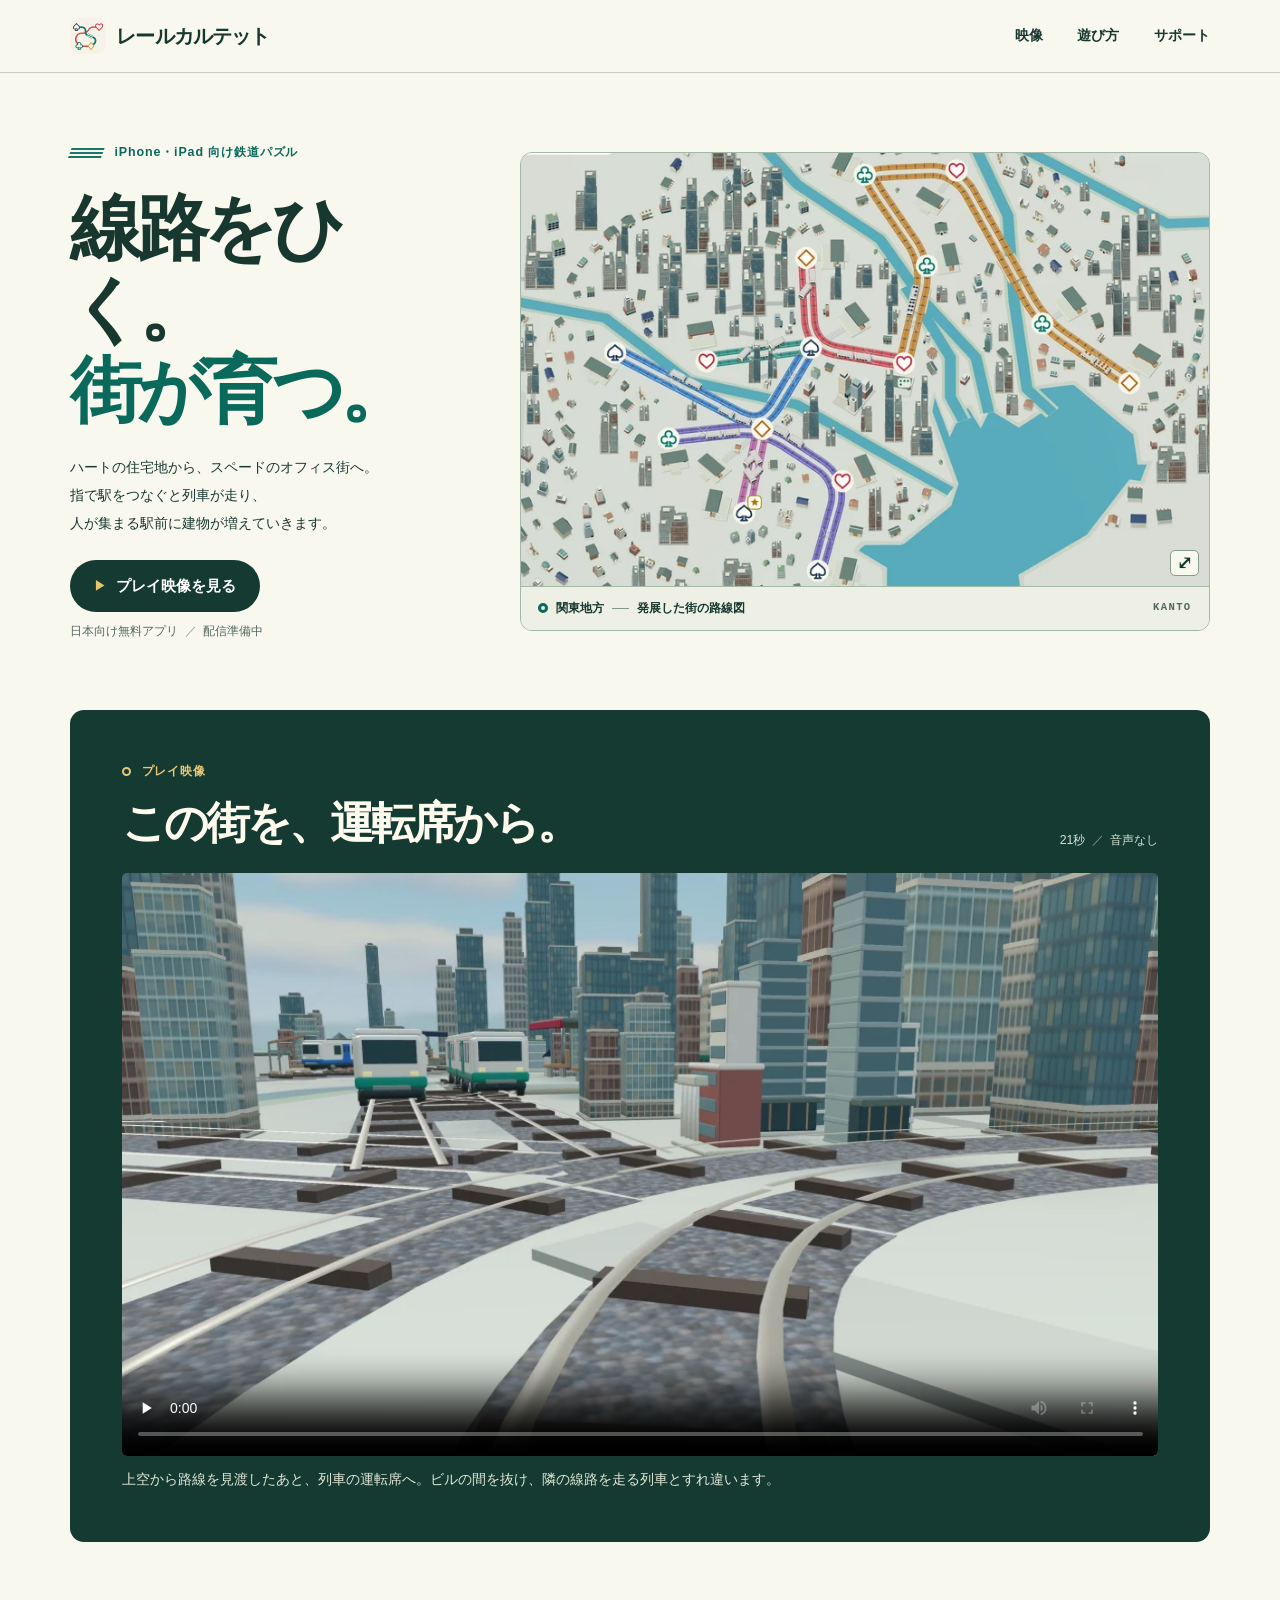
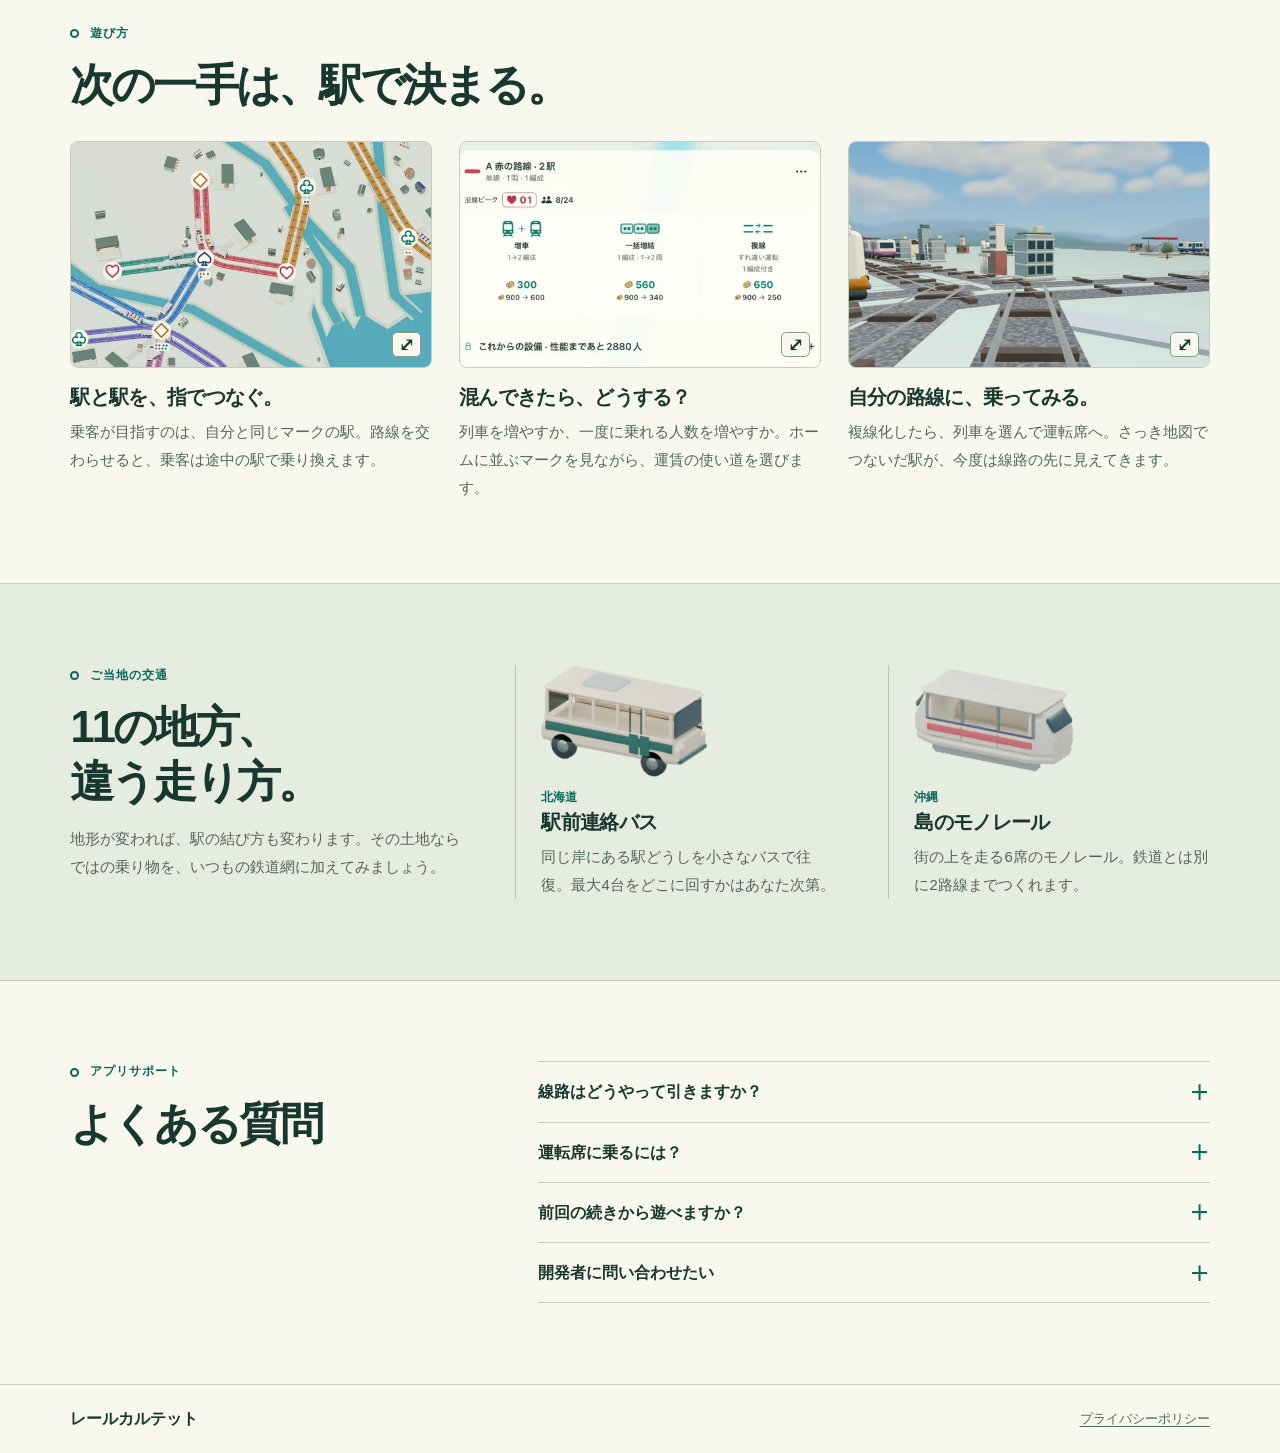
<file: index.html>
<!doctype html>
<html lang="ja">
<head>
  <meta charset="utf-8">
  <meta name="viewport" content="width=device-width, initial-scale=1">
  <meta name="theme-color" content="#f9f8ef">
  <title>レールカルテット｜街が育つ鉄道パズル</title>
  <meta name="description" content="4つのマークの駅を結んで、日本の11地方に自分の鉄道網を育てよう。iPhone・iPad向け鉄道パズル「レールカルテット」のゲーム画面、プレイ映像、遊び方をご紹介。">
  <meta property="og:title" content="レールカルテット｜街が育つ鉄道パズル">
  <meta property="og:description" content="指で駅を結んだら、運転席に乗って自分の街へ。実際のプレイ映像とスクリーンショットで紹介します。">
  <meta property="og:type" content="website">
  <meta property="og:locale" content="ja_JP">
  <meta property="og:image" content="https://serpentern.github.io/rail-quartet-site/media/city-1500.webp">
  <link rel="icon" href="icon.png">
  <link rel="stylesheet" href="home.css">
</head>
<body>
  <a class="skip" href="#main">本文へ移動</a>
  <header class="mast">
    <div class="wrap mast-inner">
      <a class="brand" href="./" aria-label="レールカルテット ホーム"><img src="icon.png" alt="" width="40" height="40"><span>レールカルテット</span></a>
      <nav aria-label="メインメニュー"><a href="#film">映像</a><a href="#play">遊び方</a><a href="#support">サポート</a></nav>
    </div>
  </header>
  <main id="main">
    <section class="wrap hero" aria-labelledby="hero-title">
      <div class="hero-copy">
        <p class="category"><span class="tracks" aria-hidden="true"></span>iPhone・iPad 向け鉄道パズル</p>
        <h1 id="hero-title">線路をひく。<br><em>街が育つ。</em></h1>
        <p class="lede">ハートの住宅地から、スペードのオフィス街へ。<br class="wide">指で駅をつなぐと列車が走り、<br class="wide">人が集まる駅前に建物が増えていきます。</p>
        <a class="button" href="#film"><span aria-hidden="true">▶</span> プレイ映像を見る</a>
        <p class="availability">日本向け無料アプリ <span aria-hidden="true">／</span> 配信準備中</p>
      </div>
      <figure class="map-plate">
        <a class="picture-link" href="media/network.webp" aria-label="関東の路線図のゲーム画面を拡大">
          <img class="hero-map" src="media/city-1500.webp" srcset="media/city-760.webp 760w, media/city-1500.webp 1500w" sizes="(max-width: 760px) 95vw, (max-width: 1300px) 57vw, 715px" width="1500" height="944" fetchpriority="high" alt="関東の湾岸に広がる市街地。川を渡る六色の路線が記号の駅を結ぶ">
          <span class="expand" aria-hidden="true">⤢</span>
        </a>
        <figcaption><span><i class="map-dot" aria-hidden="true"></i>関東地方<span class="caption-rule" aria-hidden="true"></span>発展した街の路線図</span><span class="en" lang="en">KANTO</span></figcaption>
      </figure>
    </section>
    <section class="wrap movie" id="film" aria-labelledby="film-title">
      <div class="movie-head">
        <div><p class="kicker"><i aria-hidden="true"></i> プレイ映像</p><h2 id="film-title">この街を、運転席から。</h2></div>
        <p class="duration">21秒 <span aria-hidden="true">／</span> 音声なし</p>
      </div>
      <figure>
        <video controls playsinline preload="none" poster="media/film.webp" width="1024" height="576" aria-label="関東の街を走るレールカルテットのプレイ映像" aria-describedby="film-caption">
          <source src="media/rail-quartet.mp4" type="video/mp4">
          <a href="media/rail-quartet.mp4">プレイ映像を開く（MP4）</a>
        </video>
        <figcaption id="film-caption">上空から路線を見渡したあと、列車の運転席へ。ビルの間を抜け、隣の線路を走る列車とすれ違います。</figcaption>
      </figure>
    </section>
    <section class="wrap section" id="play" aria-labelledby="play-title">
      <p class="kicker"><i aria-hidden="true"></i> 遊び方</p>
      <h2 id="play-title">次の一手は、駅で決まる。</h2>
      <div class="gallery">
        <figure>
          <a class="picture-link" href="media/first-lines.webp" aria-label="駅をつないだゲーム画面を拡大"><img src="media/first-lines-detail.webp" loading="lazy" width="618" height="440" alt="中央の乗換駅から住宅地やオフィス街へ延びる色分けされた線路"><span class="expand" aria-hidden="true">⤢</span></a>
          <figcaption><h3>駅と駅を、指でつなぐ。</h3><p>乗客が目指すのは、自分と同じマークの駅。路線を交わらせると、乗客は途中の駅で乗り換えます。</p></figcaption>
        </figure>
        <figure>
          <a class="picture-link" href="media/upgrades.webp" aria-label="路線の増強画面を拡大"><img src="media/upgrades-detail.webp" loading="lazy" width="592" height="333" alt="赤い路線の設備画面。増発、増結、複線化の費用を比べられる"><span class="expand" aria-hidden="true">⤢</span></a>
          <figcaption><h3>混んできたら、どうする？</h3><p>列車を増やすか、一度に乗れる人数を増やすか。ホームに並ぶマークを見ながら、運賃の使い道を選びます。</p></figcaption>
        </figure>
        <figure>
          <a class="picture-link" href="media/cab.webp" aria-label="運転席から見たゲーム画面を拡大"><img src="media/cab-detail.webp" loading="lazy" width="660" height="371" alt="運転席から見たレールと駅。隣の線路にも列車が走る"><span class="expand" aria-hidden="true">⤢</span></a>
          <figcaption><h3>自分の路線に、乗ってみる。</h3><p>複線化したら、列車を選んで運転席へ。さっき地図でつないだ駅が、今度は線路の先に見えてきます。</p></figcaption>
        </figure>
      </div>
    </section>
    <section class="regions" aria-labelledby="region-title">
      <div class="wrap region-layout">
        <div><p class="kicker"><i aria-hidden="true"></i> ご当地の交通</p><h2 id="region-title">11の地方、<br>違う走り方。</h2><p class="region-intro">地形が変われば、駅の結び方も変わります。その土地ならではの乗り物を、いつもの鉄道網に加えてみましょう。</p></div>
        <article class="vehicle"><div class="model"><img src="media/hokkaido.webp" width="242" height="164" loading="lazy" alt="白い車体に緑の帯が入った連絡バス"></div><p>北海道</p><h3>駅前連絡バス</h3><p>同じ岸にある駅どうしを小さなバスで往復。最大4台をどこに回すかはあなた次第。</p></article>
        <article class="vehicle"><div class="model"><img src="media/okinawa.webp" width="160" height="103" loading="lazy" alt="赤い帯を巻いた銀色のモノレール車両"></div><p>沖縄</p><h3>島のモノレール</h3><p>街の上を走る6席のモノレール。鉄道とは別に2路線までつくれます。</p></article>
      </div>
    </section>
    <section class="wrap section support" id="support" aria-labelledby="support-title">
      <div><p class="kicker"><i aria-hidden="true"></i> アプリサポート</p><h2 id="support-title">よくある質問</h2></div>
      <div class="answers">
        <details><summary>線路はどうやって引きますか？</summary><p>地図上で出発駅に指を置き、そのまま別の駅まで動かして離します。列車は自動で走り始めます。</p></details>
        <details><summary>運転席に乗るには？</summary><p>「増強」で路線を複線化し、走っている列車を選んで「運転席へ」を押してください。左上のミニマップから地図に戻れます。</p></details>
        <details><summary>前回の続きから遊べますか？</summary><p>運行は端末に自動保存されます。タイトル画面の「続きから」を選んでください。アプリを削除すると、端末内の保存データも消去されます。</p></details>
        <details><summary>開発者に問い合わせたい</summary><p>メールに「レールカルテット」、お使いの機種、状況がわかる画面や操作を書いてお送りください。<br><a href="mailto:serpenternapp@gmail.com">serpenternapp@gmail.com</a></p></details>
      </div>
    </section>
  </main>
  <footer><div class="wrap foot"><span>レールカルテット</span><a href="privacy.html">プライバシーポリシー</a></div></footer>
</body>
</html>
</file>
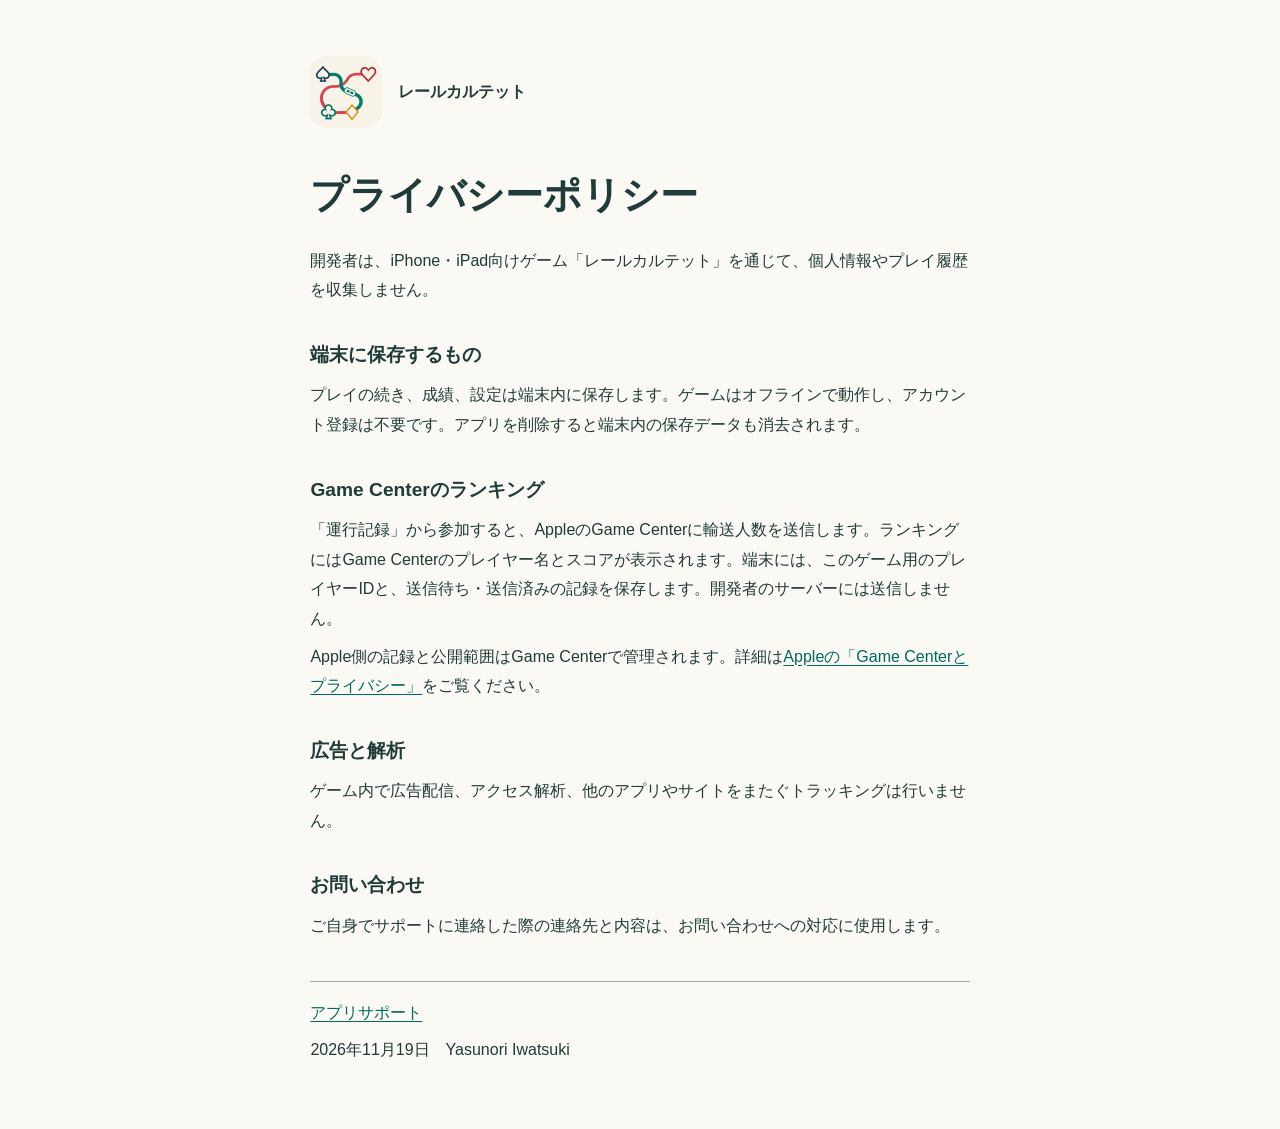
<file: privacy.html>
<!doctype html>
<html lang="ja">
<meta charset="utf-8">
<meta name="viewport" content="width=device-width, initial-scale=1">
<title>レールカルテット｜プライバシーポリシー</title>
<link rel="stylesheet" href="style.css">
<main>
  <header><img src="icon.png" width="72" height="72" alt=""><p>レールカルテット</p></header>
  <h1>プライバシーポリシー</h1>
  <p>開発者は、iPhone・iPad向けゲーム「レールカルテット」を通じて、個人情報やプレイ履歴を収集しません。</p>
  <h2>端末に保存するもの</h2>
  <p>プレイの続き、成績、設定は端末内に保存します。ゲームはオフラインで動作し、アカウント登録は不要です。アプリを削除すると端末内の保存データも消去されます。</p>
  <h2>Game Centerのランキング</h2>
  <p>「運行記録」から参加すると、AppleのGame Centerに輸送人数を送信します。ランキングにはGame Centerのプレイヤー名とスコアが表示されます。端末には、このゲーム用のプレイヤーIDと、送信待ち・送信済みの記録を保存します。開発者のサーバーには送信しません。</p>
  <p>Apple側の記録と公開範囲はGame Centerで管理されます。詳細は<a href="https://www.apple.com/jp/legal/privacy/data/ja/game-center/">Appleの「Game Centerとプライバシー」</a>をご覧ください。</p>
  <h2>広告と解析</h2>
  <p>ゲーム内で広告配信、アクセス解析、他のアプリやサイトをまたぐトラッキングは行いません。</p>
  <h2>お問い合わせ</h2>
  <p>ご自身でサポートに連絡した際の連絡先と内容は、お問い合わせへの対応に使用します。</p>
  <footer><a href="./#support">アプリサポート</a><p>2026年11月19日　Yasunori Iwatsuki</p></footer>
</main>
</html>
</file>
<file: home.css>
:root {
  color-scheme: light;
  --paper: #f9f8ef;
  --ink: #18372f;
  --teal: #09695b;
  --muted: #52675e;
  --line: #c5cdbf;
  --dark: #153a32;
  --side: clamp(20px, 5.5vw, 86px);
  font-family: "Hiragino Sans", "Hiragino Kaku Gothic ProN", "Yu Gothic", Meiryo, sans-serif;
  color: var(--ink);
  background: var(--paper);
  -webkit-text-size-adjust: 100%;
}
* { box-sizing: border-box; }
body, h1, h2, h3, p, figure { margin: 0; }
body { line-height: 1.7; }
a { color: inherit; text-underline-offset: .22em; }
a:focus-visible, summary:focus-visible, video:focus-visible { outline: 3px solid #d48316; outline-offset: 3px; }
img { display: block; max-width: 100%; }
.wrap { width: min(calc(100% - var(--side) * 2), 1280px); margin-inline: auto; }
.skip { position: absolute; z-index: 4; top: 4px; left: var(--side); padding: 8px 16px; color: white; background: var(--dark); transform: translateY(-140%); }
.skip:focus { transform: none; }
.mast { border-bottom: 1px solid var(--line); }
.mast-inner, .brand, nav, .foot { display: flex; align-items: center; }
.mast-inner, .foot { justify-content: space-between; }
.mast-inner { min-height: 72px; gap: 12px; }
.brand, nav a { text-decoration: none; }
.brand { gap: 10px; font-size: clamp(15px, 1.6vw, 22px); font-weight: 850; letter-spacing: -.045em; }
.brand img { width: 36px; height: 36px; border-radius: 9px; }
nav { gap: clamp(16px, 2.7vw, 44px); }
nav a { padding-block: 10px; font-size: .86rem; font-weight: 700; }
nav a:hover, .foot a:hover { color: var(--teal); text-decoration: underline; }
.hero { display: grid; grid-template-columns: minmax(0, .81fr) minmax(0, 1.4fr); align-items: center; gap: clamp(20px, 4vw, 64px); padding-block: clamp(38px, 5.4vw, 88px); }
.category, .kicker { display: flex; align-items: center; gap: 11px; font-size: .78rem; font-weight: 750; letter-spacing: .07em; color: var(--teal); }
.tracks { display: block; width: 33px; height: 11px; background: repeating-linear-gradient(0deg, #197669 0 2px, transparent 2px 4px); transform: skewX(-20deg); }
h1 { font-size: clamp(49px, 5.6vw, 87px); font-weight: 900; letter-spacing: -.078em; line-height: 1.13; margin: .35em 0 .3em; }
h1 em { color: var(--teal); font-style: normal; }
.lede { font-size: clamp(.9rem, 1.1vw, 1.05rem); line-height: 1.95; font-weight: 500; }
.button { display: inline-flex; align-items: center; justify-content: center; gap: 10px; margin-top: 23px; border-radius: 50px; padding: 13px 24px; background: var(--dark); color: white; text-decoration: none; font-size: .94rem; font-weight: 700; }
.button span { color: #e6c470; font-size: .8em; }
.button:hover { background: var(--teal); }
.availability { margin-top: 9px; color: var(--muted); font-size: .74rem; }
.availability span, .duration span { opacity: .65; padding-inline: .25em; }
.map-plate { background: #e1e6d9; border: 1px solid #a4b8a9; border-radius: 12px; overflow: hidden; }
.picture-link { position: relative; display: block; overflow: hidden; background: #e2e4d8; }
.picture-link:focus-visible { outline-offset: -4px; z-index: 1; }
.picture-link img { width: 100%; height: auto; }
.expand { position: absolute; right: 10px; bottom: 10px; padding: 1px 6px; color: var(--ink); border: 1px solid #879d8b; border-radius: 5px; font: 700 18px/1.2 system-ui, sans-serif; background: #f9f8ef; }
.picture-link:hover .expand { color: white; background: var(--dark); }
.map-plate figcaption { display: flex; align-items: center; justify-content: space-between; padding: 11px 17px; background: #eef0e5; border-top: 1px solid #a6b9a8; font-size: .77rem; font-weight: 700; }
.map-plate figcaption > span:first-child { display: flex; align-items: center; gap: 8px; }
.map-dot { width: 10px; height: 10px; border: 3px solid var(--teal); border-radius: 50%; }
.caption-rule { width: 17px; height: 1px; background: #83978a; }
.en { font: 700 .66rem/1.5 ui-monospace, monospace; letter-spacing: .13em; color: var(--muted); }
.movie { background: var(--dark); color: #fffcef; border-radius: 14px; padding: clamp(22px, 4vw, 58px); }
.movie-head { display: flex; align-items: end; justify-content: space-between; gap: 18px; margin-bottom: 22px; }
.kicker i { display: block; height: 9px; width: 9px; border: 2px solid currentColor; border-radius: 50%; }
.movie .kicker { color: #e9c776; }
h2 { font-size: clamp(27px, 3.4vw, 50px); letter-spacing: -.068em; font-weight: 820; line-height: 1.25; margin-top: .32em; }
.duration { flex-shrink: 0; font-size: .77rem; color: #d6e1d3; }
video { display: block; width: 100%; height: auto; aspect-ratio: 16/9; background: #102a25; border-radius: 5px; }
.movie figcaption { margin-top: 12px; color: #e2e8d9; font-size: .85rem; }
.section, .region-layout { padding-block: clamp(48px, 6.3vw, 98px); }
.gallery { display: grid; grid-template-columns: repeat(3,minmax(0,1fr)); gap: clamp(18px, 2.1vw, 35px); margin-top: 29px; }
.gallery .picture-link { border-radius: 8px; border: 1px solid var(--line); }
.gallery img { height: auto; aspect-ratio: 16/10; object-fit: cover; }
.gallery figcaption { padding-top: 15px; }
h3 { font-size: clamp(1.04rem, 1.55vw, 1.45rem); line-height: 1.45; letter-spacing: -.035em; }
.gallery p, .vehicle p:last-child, .region-intro, .answers p { color: var(--muted); font-size: .93rem; line-height: 1.9; }
.gallery p, .vehicle p:last-child { margin-top: 6px; }
.regions { background: #e6ecdf; border-block: 1px solid var(--line); }
.region-layout { display: grid; grid-template-columns: 1.1fr .9fr .9fr; gap: clamp(20px, 4vw, 64px); align-items: start; }
.region-intro { margin-top: 16px; max-width: 30em; }
.vehicle { border-left: 1px solid #b6c5b3; padding-left: clamp(16px, 2vw, 34px); }
.model { display: flex; align-items: center; height: 112px; margin-bottom: 10px; }
.model img { width: auto; max-width: 100%; height: auto; max-height: 100%; }
.vehicle > p:first-of-type { font-size: .77rem; font-weight: 750; color: var(--teal); }
.support { display: grid; grid-template-columns: 1fr 1.55fr; gap: 35px; }
.answers { border-top: 1px solid var(--line); }
details { border-bottom: 1px solid var(--line); }
summary { cursor: pointer; display: flex; gap: 16px; justify-content: space-between; align-items: center; padding-block: 16px; font-weight: 700; list-style: none; }
summary::-webkit-details-marker { display: none; }
summary::after { content: "+"; font: 24px/1 system-ui, sans-serif; color: var(--teal); }
details[open] summary::after { content: "−"; }
.answers p { margin-bottom: 18px; }
.answers a { color: var(--teal); overflow-wrap: anywhere; }
footer { border-top: 1px solid var(--line); }
.foot { min-height: 68px; gap: 12px; }
.foot span { font-weight: 800; }
.foot a { color: var(--muted); font-size: .82rem; }
@media (max-width: 950px) {
  .wide { display: none; }
  .hero { grid-template-columns: .86fr 1.14fr; }
}
@media (max-width: 760px) {
  .mast-inner { min-height: 60px; }
  nav { gap: 14px; }
  .hero { grid-template-columns: 1fr; gap: 23px; }
  .hero-copy { max-width: 540px; }
  h1 { font-size: clamp(51px, 9vw, 70px); }
  .lede { max-width: 32em; }
  .hero-map { aspect-ratio: 1.84; object-fit: cover; }
  .region-layout { grid-template-columns: repeat(2,minmax(0,1fr)); }
  .region-layout > div:first-child { grid-column: 1/-1; }
  .region-layout h2 br { display: none; }
  .vehicle { padding-left: 16px; }
  .gallery { grid-template-columns: 1fr; gap: 22px; }
  .gallery figure { display: grid; gap: 18px; grid-template-columns: 1fr 1.05fr; align-items: center; }
  .gallery figcaption { padding: 0; }
  .support { grid-template-columns: 1fr; gap: 23px; }
}
@media (max-width: 480px) {
  .mast-inner { flex-wrap: wrap; gap: 0 8px; padding-block: 8px; }
  .brand { gap: 5px; font-size: 15px; }
  .brand img { width: 29px; height: 29px; }
  nav { gap: 10px; }
  nav a { font-size: .72rem; }
  .hero { padding-block: 32px; }
  .button { margin-top: 16px; }
  .category, .kicker { font-size: .72rem; }
  .map-plate figcaption { padding: 8px 10px; font-size: .7rem; }
  .movie { padding: 24px 14px 17px; }
  .movie-head { align-items: start; flex-direction: column; gap: 6px; margin-bottom: 14px; }
  .gallery figure { display: block; }
  .gallery figcaption { padding-top: 11px; }
  .model { height: 84px; }
  .vehicle { padding-left: 10px; }
  .vehicle p:last-child { font-size: .84rem; }
  .foot { flex-wrap: wrap; }
}
</file>
<file: style.css>
:root { color-scheme: light dark; font: 100%/1.85 -apple-system, "Hiragino Sans", sans-serif; color: #203b39; background: #faf9f3; }
* { box-sizing: border-box; }
main { max-width: 44rem; margin: auto; padding: 3rem 1.4rem; }
header { display: flex; align-items: center; gap: 1rem; font-weight: 700; }
header img { border-radius: 18px; }
h1 { font-size: clamp(1.65rem, 6vw, 2.4rem); line-height: 1.4; margin: 2.5rem 0 1.5rem; }
h2 { margin: 2rem 0 .4rem; font-size: 1.2rem; }
p { margin: .5rem 0; }
a { color: #00685e; text-underline-offset: .2em; }
footer { margin-top: 2.5rem; border-top: 1px solid #9bafa7; padding-top: 1rem; }
@media (prefers-color-scheme: dark) {
  :root { background: #132524; color: #edf3ec; }
  a { color: #83dec9; }
}
</file>
